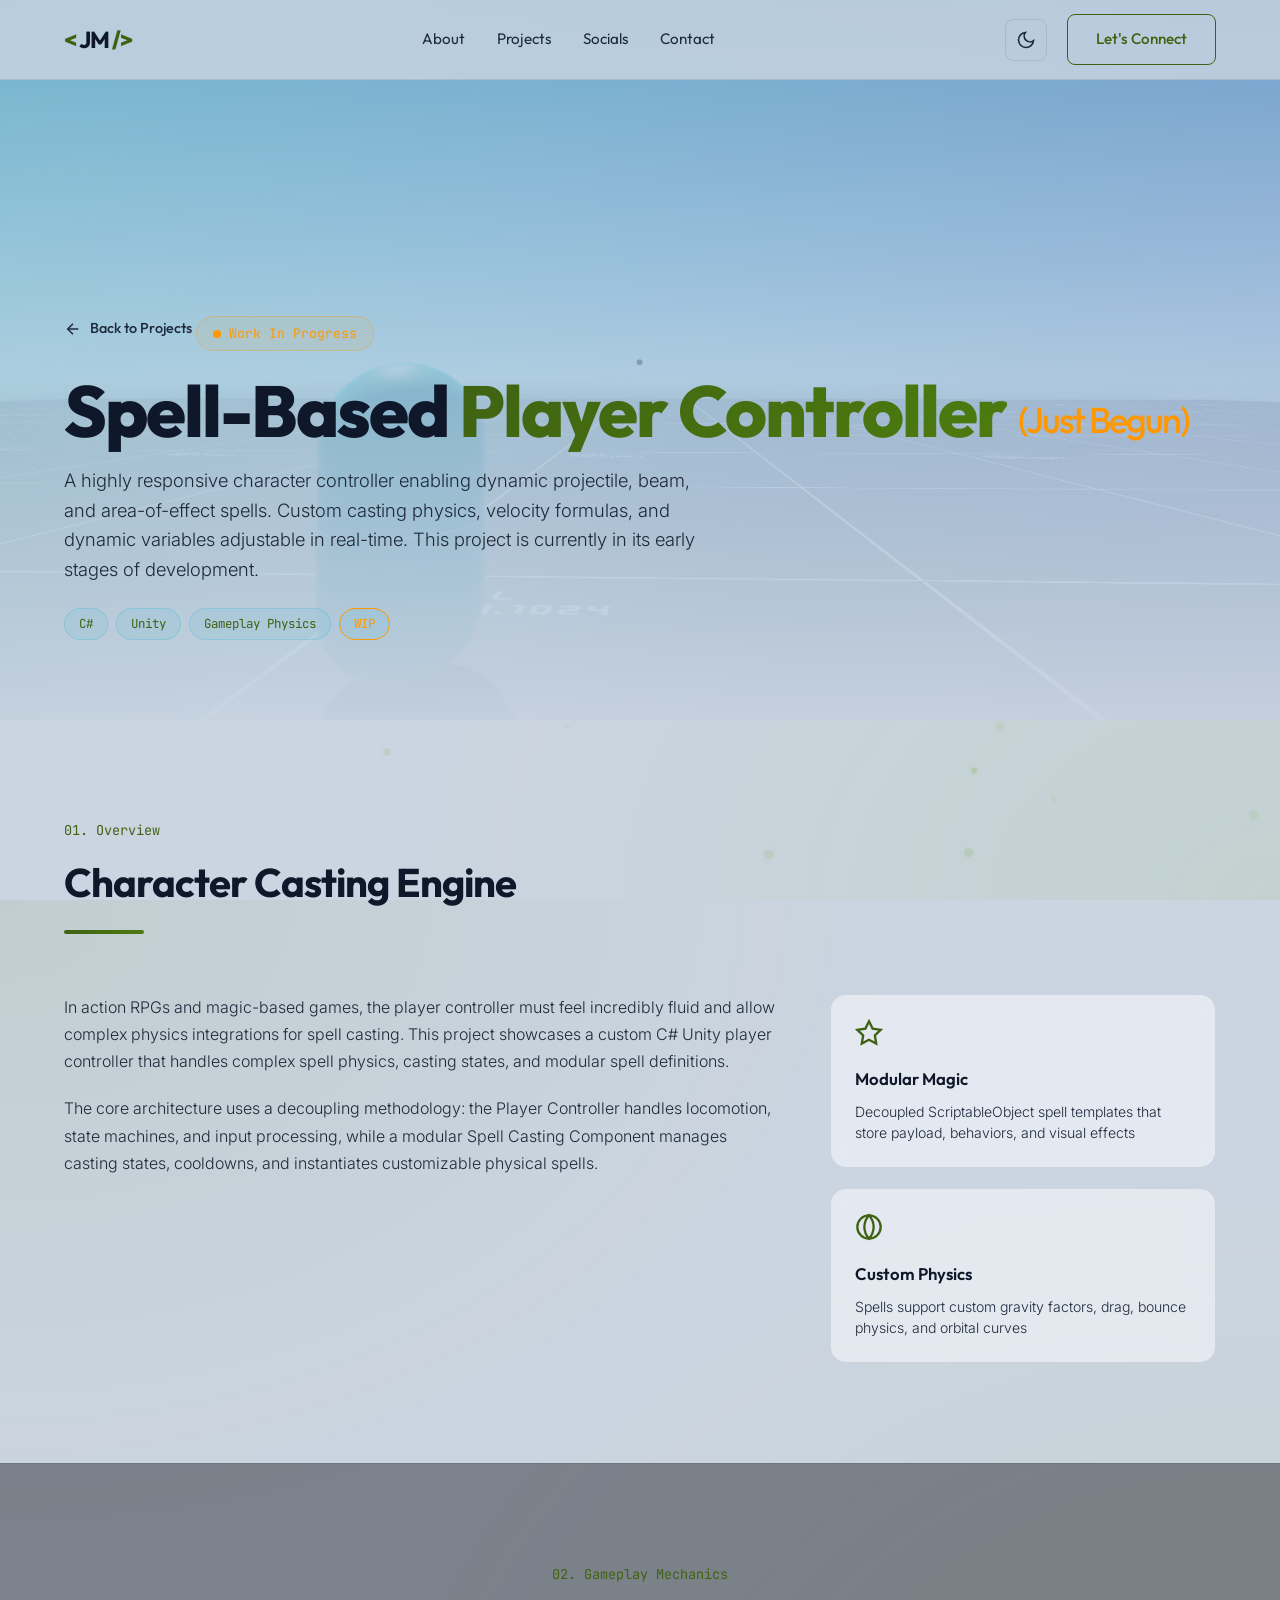
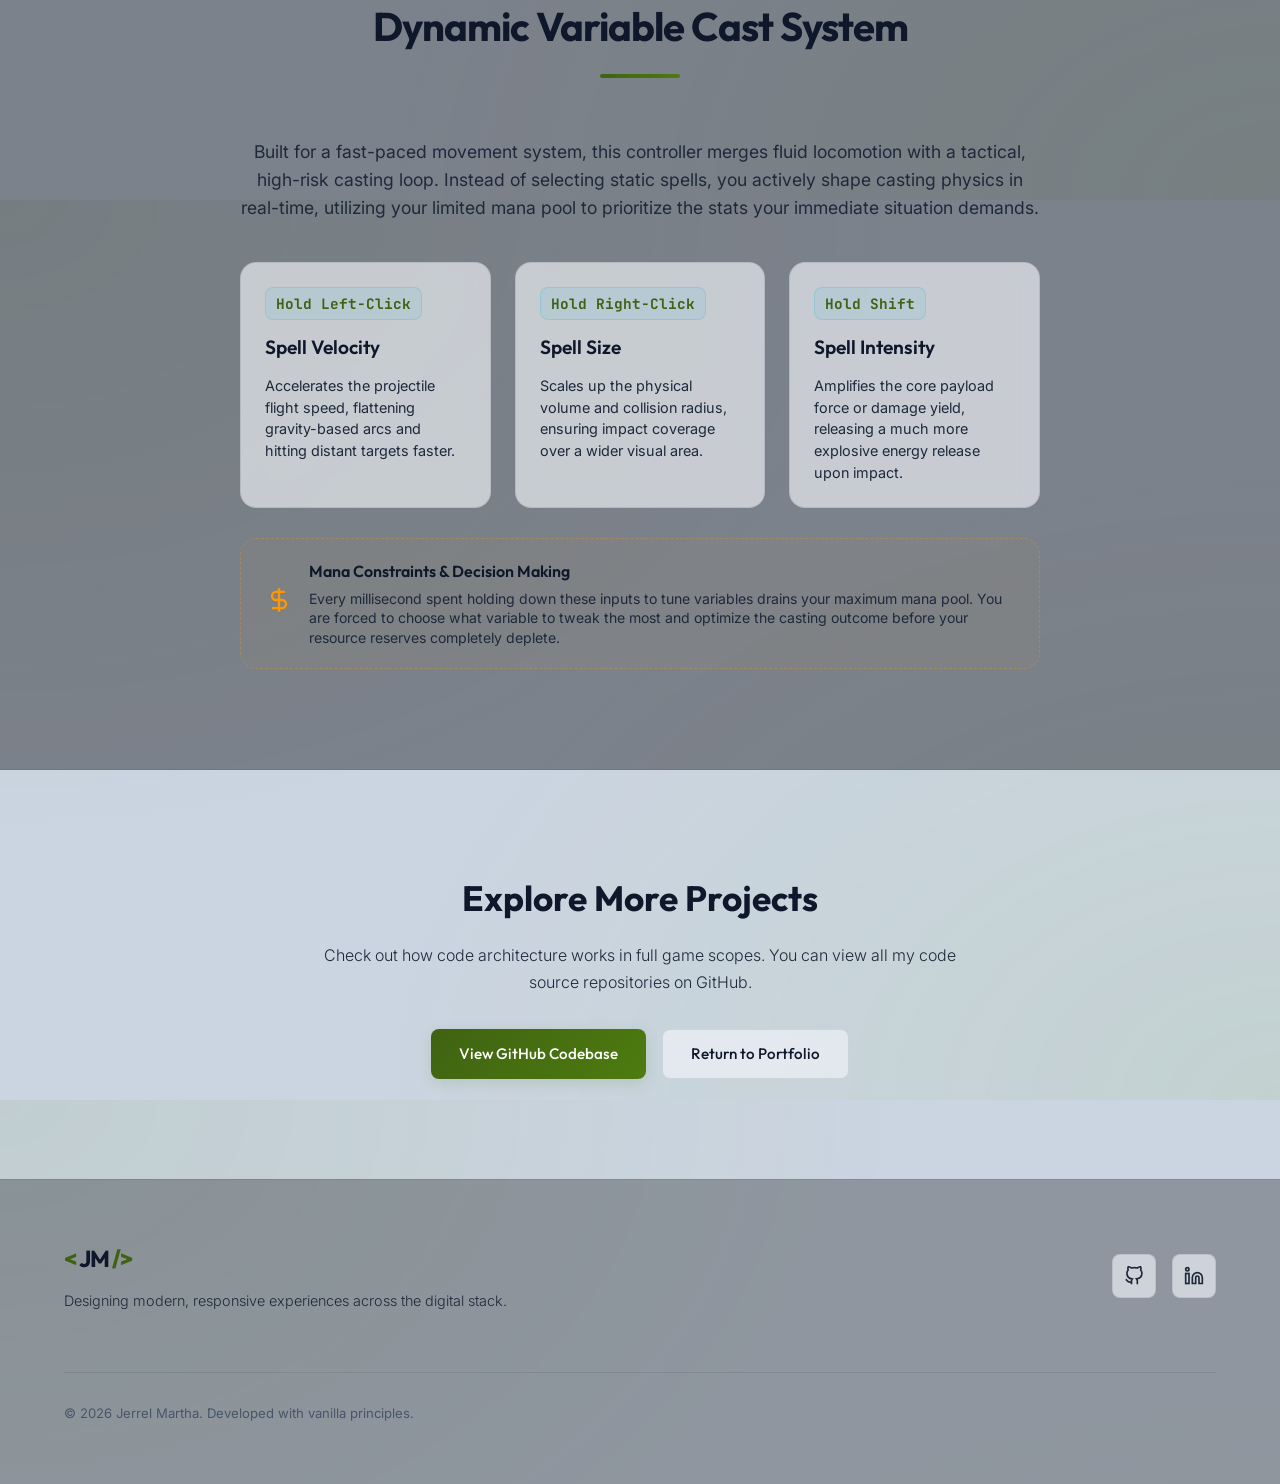
<file: spell-controller.html>
<!DOCTYPE html>
<html lang="en" data-theme="dark">
<head>
    <meta charset="UTF-8">
    <meta name="viewport" content="width=device-width, initial-scale=1.0">
    <title>Spell-Based Player Controller | Jerrel Martha</title>

    <!-- Primary Meta Tags -->
    <meta name="title" content="Spell-Based Player Controller | Jerrel Martha">
    <meta name="description" content="Spell-Based Player Controller — C# game mechanics featuring customizable projectiles, physics-based area-of-effect spells, and dynamic variables adjustable in real-time. By Jerrel Martha.">
    <meta name="author" content="Jerrel Martha">

    <!-- Favicon -->
    <link rel="icon" type="image/jpeg" href="assets/Images/PortfolioFavIcon.jpg">

    <!-- Google Fonts -->
    <link rel="preconnect" href="https://fonts.googleapis.com">
    <link rel="preconnect" href="https://fonts.gstatic.com" crossorigin>
    <link href="https://fonts.googleapis.com/css2?family=Inter:wght@300;400;500;600;700&family=JetBrains+Mono:wght@400;600&family=Outfit:wght@300;400;500;600;700;800&display=swap" rel="stylesheet">

    <!-- Stylesheets -->
    <link rel="stylesheet" href="styles.css">
    <link rel="stylesheet" href="planet-plunder.css"> <!-- Reuse case study styles -->
</head>
<body>
    <!-- Global Page Transition Overlay -->
    <div class="page-transition-overlay" id="page-transition">
        <div class="loader-logo">
            <span class="logo-accent">&lt;</span>JM<span class="logo-accent"> /&gt;</span>
        </div>
        <div class="loader-progress"></div>
    </div>
    <!-- Interactive Background Particles -->
    <div class="background-canvas-wrapper">
        <canvas id="particle-canvas"></canvas>
    </div>

    <!-- Floating Navigation Bar -->
    <header class="header" id="header">
        <div class="nav-container">
            <a href="index.html#hero" class="logo" id="nav-logo">
                <span class="logo-accent">&lt;</span>JM<span class="logo-accent"> /&gt;</span>
            </a>

            <nav class="nav-links-wrapper" id="nav-menu">
                <a href="index.html#about" class="nav-link">About</a>
                <a href="index.html#projects" class="nav-link active">Projects</a>
                <a href="index.html#socials" class="nav-link">Socials</a>
                <a href="index.html#contact" class="nav-link">Contact</a>
            </nav>

            <div class="nav-actions">
                <button class="theme-toggle" id="theme-toggle-btn" aria-label="Toggle visual theme" title="Toggle visual theme">
                    <svg class="sun-icon" viewBox="0 0 24 24" fill="none" stroke="currentColor" stroke-width="2">
                        <circle cx="12" cy="12" r="5"></circle>
                        <line x1="12" y1="1" x2="12" y2="3"></line>
                        <line x1="12" y1="21" x2="12" y2="23"></line>
                        <line x1="4.22" y1="4.22" x2="5.64" y2="5.64"></line>
                        <line x1="18.36" y1="18.36" x2="19.78" y2="19.78"></line>
                        <line x1="1" y1="12" x2="3" y2="12"></line>
                        <line x1="21" y1="12" x2="23" y2="12"></line>
                        <line x1="4.22" y1="19.78" x2="5.64" y2="18.36"></line>
                        <line x1="18.36" y1="5.64" x2="19.78" y2="4.22"></line>
                    </svg>
                    <svg class="moon-icon" viewBox="0 0 24 24" fill="none" stroke="currentColor" stroke-width="2">
                        <path d="M21 12.79A9 9 0 1 1 11.21 3 7 7 0 0 0 21 12.79z"></path>
                    </svg>
                </button>
                <a href="index.html#contact" class="btn btn-outline nav-btn">Let's Connect</a>
            </div>

            <!-- Mobile Menu Toggle -->
            <button class="mobile-toggle" id="mobile-menu-toggle" aria-label="Toggle navigation menu" title="Toggle navigation menu">
                <span></span>
                <span></span>
                <span></span>
            </button>
        </div>
    </header>

    <main>
        <!-- Hero Banner -->
        <section class="pp-hero" id="pp-hero">
            <div class="pp-hero-video-wrapper" style="background: linear-gradient(135deg, rgba(6, 182, 212, 0.45) 0%, rgba(59, 130, 246, 0.45) 100%), url('assets/Images/spell-controller.png') center/cover no-repeat, #050508;">
                <div class="pp-hero-overlay"></div>
            </div>
            <div class="container pp-hero-content">
                <a href="index.html#projects" class="pp-back-link animate-item">
                    <svg viewBox="0 0 24 24" fill="none" stroke="currentColor" stroke-width="2">
                        <line x1="19" y1="12" x2="5" y2="12"></line>
                        <polyline points="12 19 5 12 12 5"></polyline>
                    </svg>
                    Back to Projects
                </a>
                <div class="pp-hero-badge animate-item" style="color: #ff9800; border-color: rgba(255, 152, 0, 0.3); background: rgba(255, 152, 0, 0.08);">
                    <span class="pp-status-dot" style="background: #ff9800;"></span>
                    Work In Progress
                </div>
                <h1 class="pp-hero-title animate-item">
                    Spell-Based <span class="gradient-text">Player Controller</span> <span style="font-size: 0.5em; vertical-align: middle; color: #ff9800; font-weight: 500;">(Just Begun)</span>
                </h1>
                <p class="pp-hero-description animate-item">
                    A highly responsive character controller enabling dynamic projectile, beam, and area-of-effect spells. Custom casting physics, velocity formulas, and dynamic variables adjustable in real-time. This project is currently in its early stages of development.
                </p>
                <div class="pp-hero-tags animate-item">
                    <span>C#</span>
                    <span>Unity</span>
                    <span>Gameplay Physics</span>
                    <span style="color: #ff9800; border-color: #ff9800;">WIP</span>
                </div>
            </div>
        </section>

        <!-- Overview Section -->
        <section class="pp-section scroll-reveal" id="pp-overview">
            <div class="container">
                <div class="section-header">
                    <span class="section-tag">01. Overview</span>
                    <h2 class="section-title">Character Casting Engine</h2>
                    <div class="section-bar"></div>
                </div>

                <div class="pp-overview-grid">
                    <div class="pp-overview-text">
                        <p>
                            In action RPGs and magic-based games, the player controller must feel incredibly fluid and allow complex physics integrations for spell casting. This project showcases a custom C# Unity player controller that handles complex spell physics, casting states, and modular spell definitions.
                        </p>
                        <p>
                            The core architecture uses a decoupling methodology: the Player Controller handles locomotion, state machines, and input processing, while a modular Spell Casting Component manages casting states, cooldowns, and instantiates customizable physical spells.
                        </p>
                    </div>
                    <div class="pp-overview-stats">
                        <div class="pp-stat-card">
                            <div class="pp-stat-icon">
                                <svg viewBox="0 0 24 24" fill="none" stroke="currentColor" stroke-width="2">
                                    <polygon points="12 2 15.09 8.26 22 9.27 17 14.14 18.18 21.02 12 17.77 5.82 21.02 7 14.14 2 9.27 8.91 8.26 12 2"></polygon>
                                </svg>
                            </div>
                            <h4>Modular Magic</h4>
                            <p>Decoupled ScriptableObject spell templates that store payload, behaviors, and visual effects</p>
                        </div>
                        <div class="pp-stat-card">
                            <div class="pp-stat-icon">
                                <svg viewBox="0 0 24 24" fill="none" stroke="currentColor" stroke-width="2">
                                    <circle cx="12" cy="12" r="10"></circle>
                                    <path d="M12 2a15.3 15.3 0 0 1 4 10 15.3 15.3 0 0 1-4 10 15.3 15.3 0 0 1-4-10 15.3 15.3 0 0 1 4-10z"></path>
                                </svg>
                            </div>
                            <h4>Custom Physics</h4>
                            <p>Spells support custom gravity factors, drag, bounce physics, and orbital curves</p>
                        </div>
                    </div>
                </div>
            </div>
        </section>

        <!-- Mechanics Section -->
        <section class="pp-section scroll-reveal" id="pp-mechanics" style="background: rgba(7, 7, 10, 0.4); border-top: 1px solid var(--card-border); border-bottom: 1px solid var(--card-border);">
            <div class="container">
                <div class="section-header text-center">
                    <span class="section-tag">02. Gameplay Mechanics</span>
                    <h2 class="section-title">Dynamic Variable Cast System</h2>
                    <div class="section-bar center"></div>
                </div>

                <div style="max-width: 800px; margin: 40px auto 0 auto;">
                    <p style="color: var(--text-secondary); text-align: center; font-size: 1.1rem; line-height: 1.6; margin-bottom: 40px;">
                        Built for a fast-paced movement system, this controller merges fluid locomotion with a tactical, high-risk casting loop. Instead of selecting static spells, you actively shape casting physics in real-time, utilizing your limited mana pool to prioritize the stats your immediate situation demands.
                    </p>

                    <div style="display: grid; grid-template-columns: repeat(auto-fit, minmax(240px, 1fr)); gap: 24px;">
                        <!-- Velocity Card -->
                        <div class="badge-card" style="padding: 24px; display: flex; flex-direction: column; gap: 12px; background: var(--card-bg); border: 1px solid var(--card-border); border-radius: var(--radius-md);">
                            <div style="display: flex; align-items: center; gap: 12px;">
                                <div style="color: var(--accent-primary); font-family: 'JetBrains Mono', monospace; font-size: 0.9rem; font-weight: bold; background: rgba(6, 182, 212, 0.08); padding: 4px 10px; border-radius: var(--radius-sm); border: 1px solid rgba(6, 182, 212, 0.2);">
                                    Hold Left-Click
                                </div>
                            </div>
                            <h4 style="font-family: 'Outfit', sans-serif; font-size: 1.2rem; font-weight: 600; margin: 0; color: var(--text-primary);">Spell Velocity</h4>
                            <p style="font-size: 0.9rem; color: var(--text-secondary); line-height: 1.5; margin: 0;">
                                Accelerates the projectile flight speed, flattening gravity-based arcs and hitting distant targets faster.
                            </p>
                        </div>

                        <!-- Size Card -->
                        <div class="badge-card" style="padding: 24px; display: flex; flex-direction: column; gap: 12px; background: var(--card-bg); border: 1px solid var(--card-border); border-radius: var(--radius-md);">
                            <div style="display: flex; align-items: center; gap: 12px;">
                                <div style="color: var(--accent-primary); font-family: 'JetBrains Mono', monospace; font-size: 0.9rem; font-weight: bold; background: rgba(6, 182, 212, 0.08); padding: 4px 10px; border-radius: var(--radius-sm); border: 1px solid rgba(6, 182, 212, 0.2);">
                                    Hold Right-Click
                                </div>
                            </div>
                            <h4 style="font-family: 'Outfit', sans-serif; font-size: 1.2rem; font-weight: 600; margin: 0; color: var(--text-primary);">Spell Size</h4>
                            <p style="font-size: 0.9rem; color: var(--text-secondary); line-height: 1.5; margin: 0;">
                                Scales up the physical volume and collision radius, ensuring impact coverage over a wider visual area.
                            </p>
                        </div>

                        <!-- Intensity Card -->
                        <div class="badge-card" style="padding: 24px; display: flex; flex-direction: column; gap: 12px; background: var(--card-bg); border: 1px solid var(--card-border); border-radius: var(--radius-md);">
                            <div style="display: flex; align-items: center; gap: 12px;">
                                <div style="color: var(--accent-primary); font-family: 'JetBrains Mono', monospace; font-size: 0.9rem; font-weight: bold; background: rgba(6, 182, 212, 0.08); padding: 4px 10px; border-radius: var(--radius-sm); border: 1px solid rgba(6, 182, 212, 0.2);">
                                    Hold Shift
                                </div>
                            </div>
                            <h4 style="font-family: 'Outfit', sans-serif; font-size: 1.2rem; font-weight: 600; margin: 0; color: var(--text-primary);">Spell Intensity</h4>
                            <p style="font-size: 0.9rem; color: var(--text-secondary); line-height: 1.5; margin: 0;">
                                Amplifies the core payload force or damage yield, releasing a much more explosive energy release upon impact.
                            </p>
                        </div>
                    </div>

                    <!-- Mana Limitation Highlight -->
                    <div style="margin-top: 30px; padding: 20px 24px; border-radius: var(--radius-md); border: 1px dashed rgba(255, 152, 0, 0.3); background: rgba(255, 152, 0, 0.03); display: flex; align-items: center; gap: 16px;">
                        <div style="color: #ff9800; flex-shrink: 0;">
                            <svg viewBox="0 0 24 24" fill="none" stroke="currentColor" stroke-width="2" style="width: 28px; height: 28px;">
                                <path d="M12 2v20M17 5H9.5a3.5 3.5 0 0 0 0 7h5a3.5 3.5 0 0 1 0 7H6"></path>
                            </svg>
                        </div>
                        <div style="text-align: left;">
                            <h5 style="font-family: 'Outfit', sans-serif; font-size: 1rem; font-weight: 600; margin: 0 0 4px 0; color: var(--text-primary);">Mana Constraints & Decision Making</h5>
                            <p style="font-size: 0.88rem; color: var(--text-secondary); margin: 0; line-height: 1.4;">
                                Every millisecond spent holding down these inputs to tune variables drains your maximum mana pool. You are forced to choose what variable to tweak the most and optimize the casting outcome before your resource reserves completely deplete.
                            </p>
                        </div>
                    </div>
                </div>
            </div>
        </section>


        <!-- CTA Section -->
        <section class="pp-section pp-cta-section scroll-reveal" id="pp-return">
            <div class="container pp-cta-wrapper" style="max-width: 700px; margin: 0 auto; text-align: center;">
                <h2 class="pp-cta-title">Explore More Projects</h2>
                <p class="pp-cta-description">
                    Check out how code architecture works in full game scopes. You can view all my code source repositories on GitHub.
                </p>
                <div class="pp-cta-buttons">
                    <a href="https://github.com/JerrelMartha" target="_blank" rel="noopener noreferrer" class="btn btn-primary">
                        View GitHub Codebase
                    </a>
                    <a href="index.html#projects" class="btn btn-secondary">Return to Portfolio</a>
                </div>
            </div>
        </section>
    </main>

    <!-- Footer -->
    <footer class="footer">
        <div class="container footer-container">
            <div class="footer-brand">
                <a href="index.html" class="logo">
                    <span class="logo-accent">&lt;</span>JM<span class="logo-accent"> /&gt;</span>
                </a>
                <p>Designing modern, responsive experiences across the digital stack.</p>
            </div>

            <div class="footer-social-wrapper">
                <a href="https://github.com/JerrelMartha" target="_blank" rel="noopener noreferrer" class="social-icon-link" aria-label="GitHub Profile">
                    <svg viewBox="0 0 24 24" fill="none" stroke="currentColor" stroke-width="2">
                        <path d="M9 19c-5 1.5-5-2.5-7-3m14 6v-3.87a3.37 3.37 0 0 0-.94-2.61c3.14-.35 6.44-1.54 6.44-7A5.44 5.44 0 0 0 20 4.77 5.07 5.07 0 0 0 19.91 1S18.73.65 16 2.48a13.38 13.38 0 0 0-7 0C6.27.65 5.09 1 5.09 1A5.07 5.07 0 0 0 5 4.77a5.44 5.44 0 0 0-1.5 3.78c0 5.42 3.3 6.61 6.44 7A3.37 3.37 0 0 0 9 18.13V22"></path>
                    </svg>
                </a>
                <a href="https://linkedin.com" target="_blank" rel="noopener noreferrer" class="social-icon-link" aria-label="LinkedIn Profile">
                    <svg viewBox="0 0 24 24" fill="none" stroke="currentColor" stroke-width="2">
                        <path d="M16 8a6 6 0 0 1 6 6v7h-4v-7a2 2 0 0 0-2-2 2 2 0 0 0-2 2v7h-4v-7a6 6 0 0 1 6-6z"></path>
                        <rect x="2" y="9" width="4" height="12"></rect>
                        <circle cx="4" cy="4" r="2"></circle>
                    </svg>
                </a>
            </div>

            <div class="footer-copyright">
                <p>&copy; 2026 Jerrel Martha. Developed with vanilla principles.</p>
            </div>
        </div>
    </footer>

    <!-- Back to Top Button -->
    <button class="back-to-top" id="back-to-top-btn" aria-label="Back to top" title="Back to top">
        <svg viewBox="0 0 24 24" fill="none" stroke="currentColor" stroke-width="2">
            <line x1="12" y1="19" x2="12" y2="5"></line>
            <polyline points="5 12 12 5 19 12"></polyline>
        </svg>
    </button>

    <!-- JavaScript Files -->
    <script src="app.js"></script>
</body>
</html>
</file>
<file: styles.css>
/* ==========================================================================
   DESIGN SYSTEM & CUSTOM STYLESHEET
   Jerrel Martha - Portfolio Website
   ========================================================================== */

/* --------------------------------------------------------------------------
   01. Core Custom Variables & Themes
   -------------------------------------------------------------------------- */
:root {
    /* Transitions */
    --transition-fast: 0.2s cubic-bezier(0.4, 0, 0.2, 1);
    --transition-smooth: 0.4s cubic-bezier(0.4, 0, 0.2, 1);
    --transition-slow: 0.6s cubic-bezier(0.4, 0, 0.2, 1);
    
    /* Layout Sizes */
    --header-height: 80px;
    --container-width: 1200px;
    --radius-sm: 8px;
    --radius-md: 16px;
    --radius-lg: 24px;
    --radius-full: 9999px;

    /* Theme - Dark Obsidian (Default) */
    --bg-color: #000000;
    --bg-mesh: radial-gradient(at 0% 0%, rgba(132, 204, 22, 0.08) 0px, transparent 50%),
               radial-gradient(at 100% 100%, rgba(163, 230, 53, 0.08) 0px, transparent 50%);
    --header-bg: rgba(0, 0, 0, 0.75);
    --card-bg: rgba(10, 10, 10, 0.6);
    --card-border: rgba(163, 230, 53, 0.1);
    --text-primary: #ffffff;
    --text-secondary: #a3a3a3;
    --text-muted: #737373;
    --accent-primary: #a3e635; /* Vibrant Lime */
    --accent-secondary: #84cc16; /* Electric Lime-Green */
    --accent-gradient: linear-gradient(135deg, #a3e635 0%, #4d7c0f 100%);
    --accent-glow: rgba(163, 230, 53, 0.3);
    --shadow-color: rgba(0, 0, 0, 0.8);
    --card-hover-bg: rgba(15, 15, 15, 0.85);
    
    --card-glow: 0 8px 32px 0 rgba(0, 0, 0, 0.8);
    --text-shadow-glow: 0 0 12px rgba(163, 230, 53, 0.4);
}

/* Theme - Light Cream Mode */
html[data-theme="light"] {
    --bg-color: #cbd5e1; /* Muted stone slate-grey background (less bright) */
    --bg-mesh: radial-gradient(at 0% 0%, rgba(77, 124, 15, 0.08) 0px, transparent 50%),
               radial-gradient(at 100% 100%, rgba(101, 163, 13, 0.08) 0px, transparent 50%);
    --header-bg: rgba(203, 213, 225, 0.8); /* Match --bg-color (#cbd5e1) */
    --card-bg: rgba(241, 245, 249, 0.65); /* Slate 100/50 for solid contrast */
    --card-border: rgba(15, 23, 42, 0.1);
    --text-primary: #0f172a; /* Slate 900 */
    --text-secondary: #1e293b; /* Slate 800 */
    --text-muted: #475569; /* Slate 600 */
    --accent-primary: #3f6212; /* Darker green for perfect readability on slate */
    --accent-secondary: #4d7c0f;
    --accent-gradient: linear-gradient(135deg, #3f6212 0%, #4d7c0f 100%);
    --accent-glow: rgba(77, 124, 15, 0.15);
    --shadow-color: rgba(15, 23, 42, 0.12);
    --card-hover-bg: rgba(241, 245, 249, 0.95);
    
    --card-glow: 0 8px 32px 0 rgba(15, 23, 42, 0.06);
    --text-shadow-glow: 0 0 12px rgba(77, 124, 15, 0.1);
}

/* --------------------------------------------------------------------------
   02. Document & Layout Resets
   -------------------------------------------------------------------------- */
* {
    margin: 0;
    padding: 0;
    box-sizing: border-box;
}

html {
    scroll-behavior: smooth;
    font-size: 16px;
    height: 100%;
}

body {
    font-family: 'Inter', -apple-system, BlinkMacSystemFont, "Segoe UI", Roboto, sans-serif;
    background-color: var(--bg-color);
    background-image: var(--bg-mesh);
    color: var(--text-primary);
    line-height: 1.6;
    overflow-x: hidden;
    transition: background-color var(--transition-smooth), color var(--transition-smooth);
}

/* Custom Scrollbar */
::-webkit-scrollbar {
    width: 10px;
}

::-webkit-scrollbar-track {
    background: var(--bg-color);
}

::-webkit-scrollbar-thumb {
    background: var(--card-border);
    border-radius: var(--radius-full);
    border: 3px solid var(--bg-color);
}

::-webkit-scrollbar-thumb:hover {
    background: var(--text-muted);
}

/* Background Canvas Layer */
.background-canvas-wrapper {
    position: fixed;
    top: 0;
    left: 0;
    width: 100%;
    height: 100%;
    z-index: -1;
    pointer-events: none;
    overflow: hidden;
}

#particle-canvas {
    width: 100%;
    height: 100%;
    display: block;
}

/* Container Utility */
.container {
    width: 100%;
    max-width: var(--container-width);
    margin: 0 auto;
    padding: 0 24px;
}

/* --------------------------------------------------------------------------
   03. Premium Button System
   -------------------------------------------------------------------------- */
.btn {
    display: inline-flex;
    align-items: center;
    justify-content: center;
    padding: 12px 28px;
    font-family: 'Outfit', sans-serif;
    font-weight: 500;
    font-size: 0.95rem;
    border-radius: var(--radius-sm);
    cursor: pointer;
    text-decoration: none;
    transition: all var(--transition-fast);
    outline: none;
}

.btn-primary {
    background: var(--accent-gradient);
    color: #ffffff;
    border: none;
    box-shadow: 0 4px 15px var(--accent-glow);
}

.btn-primary:hover {
    transform: translateY(-2px);
    box-shadow: 0 6px 20px var(--accent-glow);
}

.btn-secondary {
    background: var(--card-bg);
    color: var(--text-primary);
    border: 1px solid var(--card-border);
    backdrop-filter: blur(10px);
}

.btn-secondary:hover {
    background: var(--card-hover-bg);
    border-color: var(--text-secondary);
    transform: translateY(-2px);
}

.btn-outline {
    background: transparent;
    color: var(--accent-primary);
    border: 1px solid var(--accent-primary);
}

.btn-outline:hover {
    background: var(--accent-gradient);
    color: #ffffff;
    border-color: transparent;
    box-shadow: 0 4px 15px var(--accent-glow);
    transform: translateY(-2px);
}

/* --------------------------------------------------------------------------
   04. Floating Header & Navigation
   -------------------------------------------------------------------------- */
.header {
    position: fixed;
    top: 0;
    left: 0;
    width: 100%;
    height: var(--header-height);
    background: var(--header-bg);
    backdrop-filter: blur(12px);
    -webkit-backdrop-filter: blur(12px);
    border-bottom: 1px solid var(--card-border);
    z-index: 100;
    transition: background-color var(--transition-smooth), border var(--transition-smooth), transform var(--transition-fast);
}

.header.scrolled {
    box-shadow: 0 10px 30px rgba(0, 0, 0, 0.05);
}

.nav-container {
    display: flex;
    align-items: center;
    justify-content: space-between;
    height: 100%;
    max-width: var(--container-width);
    margin: 0 auto;
    padding: 0 24px;
}

.logo {
    font-family: 'Outfit', sans-serif;
    font-weight: 700;
    font-size: 1.45rem;
    color: var(--text-primary);
    text-decoration: none;
    letter-spacing: -0.5px;
    display: flex;
    align-items: center;
    gap: 2px;
}

.logo-accent {
    color: var(--accent-primary);
    font-weight: 800;
}

.nav-links-wrapper {
    display: flex;
    gap: 32px;
}

.nav-link {
    font-family: 'Outfit', sans-serif;
    font-size: 0.95rem;
    font-weight: 400;
    color: var(--text-secondary);
    text-decoration: none;
    transition: color var(--transition-fast);
    position: relative;
    padding: 8px 0;
}

.nav-link:hover,
.nav-link.active {
    color: var(--text-primary);
}

.nav-link::after {
    content: '';
    position: absolute;
    bottom: 0;
    left: 0;
    width: 100%;
    height: 2px;
    background: var(--accent-gradient);
    transform: scaleX(0);
    transform-origin: right;
    transition: transform var(--transition-fast);
}

.nav-link:hover::after,
.nav-link.active::after {
    transform: scaleX(1);
    transform-origin: left;
}

.nav-actions {
    display: flex;
    align-items: center;
    gap: 20px;
}

/* Sun/Moon Toggle Style */
.theme-toggle {
    background: none;
    border: 1px solid var(--card-border);
    width: 42px;
    height: 42px;
    border-radius: var(--radius-sm);
    display: flex;
    align-items: center;
    justify-content: center;
    color: var(--text-secondary);
    cursor: pointer;
    transition: all var(--transition-fast);
}

.theme-toggle:hover {
    color: var(--text-primary);
    border-color: var(--text-secondary);
    background-color: var(--card-bg);
}

.theme-toggle svg {
    width: 20px;
    height: 20px;
}

/* Handle icon visibility base on data-theme */
html[data-theme="dark"] .theme-toggle .sun-icon {
    display: block;
}
html[data-theme="dark"] .theme-toggle .moon-icon {
    display: none;
}
html[data-theme="light"] .theme-toggle .sun-icon {
    display: none;
}
html[data-theme="light"] .theme-toggle .moon-icon {
    display: block;
}

/* Mobile Toggle Hamburger */
.mobile-toggle {
    display: none;
    background: none;
    border: none;
    cursor: pointer;
    width: 30px;
    height: 24px;
    position: relative;
    z-index: 110;
}

.mobile-toggle span {
    display: block;
    width: 100%;
    height: 2px;
    background-color: var(--text-primary);
    position: absolute;
    left: 0;
    transition: all var(--transition-fast);
}

.mobile-toggle span:nth-child(1) { top: 2px; }
.mobile-toggle span:nth-child(2) { top: 11px; }
.mobile-toggle span:nth-child(3) { top: 20px; }

.mobile-toggle.open span:nth-child(1) {
    transform: translateY(9px) rotate(45deg);
}
.mobile-toggle.open span:nth-child(2) {
    opacity: 0;
}
.mobile-toggle.open span:nth-child(3) {
    transform: translateY(-9px) rotate(-45deg);
}

/* --------------------------------------------------------------------------
   05. Hero Section (Dramatic First Impression)
   -------------------------------------------------------------------------- */
.hero-section {
    min-height: 100vh;
    display: flex;
    align-items: center;
    padding-top: var(--header-height);
    position: relative;
}

.hero-container {
    display: flex;
    flex-direction: column;
    justify-content: center;
    position: relative;
    z-index: 10;
}

.hero-tagline-wrapper {
    margin-bottom: 20px;
}

.hero-tag {
    font-family: 'JetBrains Mono', monospace;
    font-size: 0.85rem;
    color: var(--accent-primary);
    border: 1px solid var(--accent-primary);
    padding: 6px 14px;
    border-radius: var(--radius-full);
    background: rgba(6, 182, 212, 0.05);
}

.hero-title {
    font-family: 'Outfit', sans-serif;
    font-size: clamp(2.5rem, 6vw, 4.8rem);
    font-weight: 800;
    line-height: 1.1;
    letter-spacing: -2px;
    margin-bottom: 12px;
    color: var(--text-primary);
}

.gradient-text {
    background: var(--accent-gradient);
    -webkit-background-clip: text;
    -webkit-text-fill-color: transparent;
    background-clip: text;
    text-fill-color: transparent;
}

.hero-subtitle {
    font-family: 'Outfit', sans-serif;
    font-size: clamp(1.5rem, 3.5vw, 2.2rem);
    font-weight: 500;
    margin-bottom: 24px;
    color: var(--text-secondary);
}

.typing-cursor {
    color: var(--accent-primary);
    animation: blink 1s step-end infinite;
}

.hero-description {
    font-size: clamp(1rem, 2vw, 1.15rem);
    color: var(--text-secondary);
    max-width: 600px;
    margin-bottom: 38px;
    font-weight: 300;
}

.hero-cta-wrapper {
    display: flex;
    gap: 16px;
    flex-wrap: wrap;
}

.hero-scroll-indicator {
    position: absolute;
    bottom: 40px;
    left: 50%;
    transform: translateX(-50%);
    display: flex;
    justify-content: center;
}

.scroll-down-arrow {
    display: flex;
    align-items: center;
    justify-content: center;
    width: 48px;
    height: 48px;
    border-radius: var(--radius-full);
    border: 1px solid var(--card-border);
    background: var(--card-bg);
    color: var(--text-secondary);
    transition: all var(--transition-fast);
    animation: bounce 2s infinite;
}

.scroll-down-arrow:hover {
    color: var(--text-primary);
    border-color: var(--text-secondary);
    transform: translateY(2px);
}

.scroll-down-arrow svg {
    width: 20px;
    height: 20px;
}

/* --------------------------------------------------------------------------
   06. Structured Section Layouts & Reveal System
   -------------------------------------------------------------------------- */
section {
    padding: 120px 0;
    position: relative;
}

.section-header {
    margin-bottom: 60px;
}

.section-header.text-center {
    display: flex;
    flex-direction: column;
    align-items: center;
}

.section-tag {
    font-family: 'JetBrains Mono', monospace;
    font-size: 0.85rem;
    color: var(--accent-primary);
    display: block;
    margin-bottom: 8px;
}

.section-title {
    font-family: 'Outfit', sans-serif;
    font-size: clamp(1.8rem, 4vw, 2.5rem);
    font-weight: 700;
    color: var(--text-primary);
    letter-spacing: -1px;
}

.section-bar {
    width: 80px;
    height: 4px;
    background: var(--accent-gradient);
    border-radius: var(--radius-full);
    margin-top: 16px;
}

.section-bar.center {
    margin-left: auto;
    margin-right: auto;
}

/* Scroll Reveal System */
.scroll-reveal {
    opacity: 0;
    transform: translateY(30px);
    transition: opacity var(--transition-slow), transform var(--transition-slow);
}

.scroll-reveal.active {
    opacity: 1;
    transform: translateY(0);
}

/* --------------------------------------------------------------------------
   07. About Section & Glassmorphic Elements
   -------------------------------------------------------------------------- */
.about-grid {
    display: grid;
    grid-template-columns: 1.2fr 0.8fr;
    gap: 60px;
    align-items: center;
}

.about-lead {
    font-family: 'Outfit', sans-serif;
    font-size: 1.4rem;
    font-weight: 500;
    color: var(--text-primary);
    line-height: 1.4;
    margin-bottom: 20px;
}

.about-paragraph {
    font-size: 1rem;
    color: var(--text-secondary);
    margin-bottom: 20px;
    font-weight: 300;
}

.about-badges {
    display: grid;
    grid-template-columns: 1fr 1fr;
    gap: 20px;
    margin-top: 30px;
}

.badge-card {
    display: flex;
    gap: 16px;
    background: var(--card-bg);
    border: 1px solid var(--card-border);
    backdrop-filter: blur(10px);
    padding: 16px;
    border-radius: var(--radius-md);
    transition: all var(--transition-fast);
}

.badge-card:hover {
    transform: translateY(-2px);
    border-color: var(--accent-primary);
    background: var(--card-hover-bg);
}

.badge-icon {
    color: var(--accent-primary);
    flex-shrink: 0;
}

.badge-icon svg {
    width: 28px;
    height: 28px;
}

.badge-info h4 {
    font-family: 'Outfit', sans-serif;
    font-size: 0.95rem;
    font-weight: 600;
    margin-bottom: 4px;
}

.badge-info p {
    font-size: 0.8rem;
    color: var(--text-secondary);
}

/* Glass Console Visual */
.about-visual-content {
    position: relative;
    width: 100%;
}

.about-card-wrapper {
    position: relative;
    z-index: 10;
}

.about-glow-background {
    position: absolute;
    top: -20px;
    left: -20px;
    right: -20px;
    bottom: -20px;
    background: var(--accent-gradient);
    opacity: 0.15;
    filter: blur(40px);
    z-index: -1;
    border-radius: var(--radius-lg);
}

.about-card-inner {
    background: var(--card-bg);
    border: 1px solid var(--card-border);
    backdrop-filter: blur(15px);
    border-radius: var(--radius-md);
    padding: 24px;
    box-shadow: var(--card-glow);
    font-family: 'JetBrains Mono', monospace;
    font-size: 0.85rem;
}

.card-header-elements {
    display: flex;
    gap: 8px;
    margin-bottom: 20px;
    border-bottom: 1px solid var(--card-border);
    padding-bottom: 12px;
}

.dot {
    width: 12px;
    height: 12px;
    border-radius: var(--radius-full);
}

.dot.red { background-color: #ef4444; }
.dot.yellow { background-color: #f59e0b; }
.dot.green { background-color: #10b981; }

.console-prefix {
    color: var(--accent-primary);
}

.console-json {
    margin-top: 14px;
    color: var(--text-secondary);
}

.json-key {
    color: var(--accent-secondary);
}

.json-value {
    color: var(--accent-primary);
}

/* --------------------------------------------------------------------------
   08. Skills Section Grid & Progress Bars
   -------------------------------------------------------------------------- */
.skills-grid {
    display: grid;
    grid-template-columns: repeat(3, 1fr);
    gap: 30px;
}

.skills-category-card {
    background: var(--card-bg);
    border: 1px solid var(--card-border);
    backdrop-filter: blur(10px);
    border-radius: var(--radius-md);
    padding: 32px;
    box-shadow: var(--card-glow);
    transition: all var(--transition-smooth);
}

.skills-category-card:hover {
    transform: translateY(-5px);
    border-color: rgba(6, 182, 212, 0.25);
    background: var(--card-hover-bg);
}

.category-header {
    display: flex;
    align-items: center;
    gap: 16px;
    margin-bottom: 30px;
}

.category-icon {
    color: var(--accent-primary);
}

.category-icon svg {
    width: 32px;
    height: 32px;
}

.category-header h3 {
    font-family: 'Outfit', sans-serif;
    font-size: 1.2rem;
    font-weight: 600;
    letter-spacing: -0.5px;
}

.skills-list {
    list-style: none;
    display: flex;
    flex-direction: column;
    gap: 22px;
}

.skill-item {
    display: flex;
    flex-direction: column;
    gap: 8px;
}

.skill-name {
    font-size: 0.85rem;
    font-weight: 500;
    color: var(--text-primary);
}

.skill-progress-bar {
    width: 100%;
    height: 6px;
    background: rgba(255, 255, 255, 0.05);
    border-radius: var(--radius-full);
    overflow: hidden;
}

html[data-theme="light"] .skill-progress-bar {
    background: rgba(0, 0, 0, 0.05);
}

.skill-progress {
    height: 100%;
    background: var(--accent-gradient);
    border-radius: var(--radius-full);
    width: 0; /* Dynamic loading in production or CSS static fallback */
    transition: width var(--transition-slow);
}

/* --------------------------------------------------------------------------
   09. Projects Grid & Dynamic Hover Effects
   -------------------------------------------------------------------------- */
.projects-slider-container {
    position: relative;
    max-width: 100%;
    margin: 0 auto;
    width: 100%;
}

.projects-slider-viewport {
    width: 100%;
    overflow: hidden;
    position: relative;
    padding: 30px 0;
}

.projects-slider-track {
    display: flex;
    gap: 5%;
    transition: transform 0.6s cubic-bezier(0.25, 1, 0.5, 1);
    width: 100%;
}

.projects-slider-track .project-card {
    flex: 0 0 85%;
    width: 85%;
    box-sizing: border-box;
    transform: scale(0.92);
    opacity: 0.35;
    transition: transform 0.6s cubic-bezier(0.25, 1, 0.5, 1), opacity 0.6s ease, border-color var(--transition-smooth), box-shadow var(--transition-smooth);
    pointer-events: none;
}

.projects-slider-track .project-card.active {
    transform: scale(1);
    opacity: 1;
    pointer-events: auto;
}

.slider-arrow {
    position: absolute;
    top: 50%;
    transform: translateY(-50%);
    display: flex;
    align-items: center;
    justify-content: center;
    width: 48px;
    height: 48px;
    border-radius: var(--radius-full);
    border: 1px solid var(--card-border);
    background: rgba(15, 23, 42, 0.85);
    backdrop-filter: blur(8px);
    color: var(--text-primary);
    cursor: pointer;
    transition: all var(--transition-fast);
    z-index: 15;
}

.slider-arrow.prev {
    left: 20px;
}

.slider-arrow.next {
    right: 20px;
}

.slider-arrow:hover:not(:disabled) {
    border-color: var(--accent-primary);
    background: var(--accent-gradient);
    color: #ffffff;
    box-shadow: 0 0 16px var(--accent-primary);
    transform: translateY(-50%) scale(1.08);
}

.slider-arrow:disabled {
    opacity: 0.15;
    cursor: not-allowed;
}

.slider-arrow svg {
    width: 24px;
    height: 24px;
}

.slider-pagination {
    display: flex;
    justify-content: center;
    gap: 8px;
    margin-top: 24px;
}

.pagination-dot {
    width: 8px;
    height: 8px;
    border-radius: var(--radius-full);
    background: var(--card-border);
    cursor: pointer;
    transition: all var(--transition-fast);
}

.pagination-dot.active {
    background: var(--accent-primary);
    transform: scale(1.25);
    box-shadow: 0 0 8px var(--accent-primary);
}

.project-card {
    background: var(--card-bg);
    border: 1px solid var(--card-border);
    backdrop-filter: blur(10px);
    border-radius: var(--radius-md);
    overflow: hidden;
    box-shadow: var(--card-glow);
    display: flex;
    flex-direction: row;
    align-items: stretch;
    height: 400px;
    cursor: pointer;
}

.project-card:hover {
    border-color: rgba(6, 182, 212, 0.35);
    box-shadow: 0 16px 48px rgba(0,0,0,0.45);
}

/* Project Visual Media & Gradients */
.project-card-image-placeholder,
.project-card-media {
    width: 55%;
    height: 100%;
    position: relative;
    display: flex;
    align-items: center;
    justify-content: center;
    overflow: hidden;
    background: #09090f;
    flex-shrink: 0;
}

.project-video {
    width: 100%;
    height: 100%;
    object-fit: cover;
    display: block;
}

.first-project-bg {
    background: linear-gradient(135deg, rgba(163, 230, 53, 0.35) 0%, rgba(101, 163, 13, 0.35) 100%), #0a0a0a;
}

.second-project-bg {
    background: linear-gradient(135deg, rgba(132, 204, 22, 0.35) 0%, rgba(163, 230, 53, 0.2) 100%), #0a0a0a;
}

.third-project-bg {
    background: linear-gradient(135deg, rgba(101, 163, 13, 0.35) 0%, rgba(77, 124, 15, 0.35) 100%), #0a0a0a;
}

.project-overlay-links {
    position: absolute;
    top: 0;
    left: 0;
    width: 100%;
    height: 100%;
    background: rgba(7, 7, 10, 0.7);
    backdrop-filter: blur(4px);
    display: flex;
    align-items: center;
    justify-content: center;
    gap: 16px;
    opacity: 0;
    transition: opacity var(--transition-fast);
}

.project-card:hover .project-overlay-links {
    opacity: 1;
}

.project-icon-link {
    display: flex;
    align-items: center;
    justify-content: center;
    width: 44px;
    height: 44px;
    border-radius: var(--radius-full);
    border: 1px solid var(--accent-primary);
    background: var(--bg-color);
    color: var(--text-primary);
    transition: all var(--transition-fast);
}

.project-icon-link:hover {
    background: var(--accent-gradient);
    border-color: transparent;
    color: #ffffff;
    transform: scale(1.1);
}

.project-icon-link svg {
    width: 20px;
    height: 20px;
}

.project-card-content {
    padding: 32px;
    display: flex;
    flex-direction: column;
    justify-content: center;
    flex-grow: 1;
    width: 45%;
    box-sizing: border-box;
}

.project-tags {
    display: flex;
    flex-wrap: wrap;
    gap: 8px;
    margin-bottom: 16px;
}

.project-tags span {
    font-family: 'JetBrains Mono', monospace;
    font-size: 0.75rem;
    color: var(--accent-primary);
    background: rgba(6, 182, 212, 0.05);
    padding: 3px 10px;
    border-radius: var(--radius-full);
    border: 1px solid rgba(6, 182, 212, 0.15);
}

.project-card-content h3 {
    font-family: 'Outfit', sans-serif;
    font-size: 1.3rem;
    font-weight: 600;
    margin-bottom: 12px;
    color: var(--text-primary);
}

.project-description {
    font-size: 0.9rem;
    color: var(--text-secondary);
    margin-bottom: 20px;
    line-height: 1.5;
    flex-grow: 1;
    font-weight: 300;
}

.project-text-link {
    font-family: 'Outfit', sans-serif;
    font-size: 0.88rem;
    font-weight: 500;
    color: var(--accent-primary);
    text-decoration: none;
    transition: color var(--transition-fast);
}

.project-text-link:hover {
    color: var(--accent-secondary);
}

@media (max-width: 950px) {
    .project-card {
        flex-direction: column;
        height: auto;
    }
    .project-card-media {
        width: 100%;
        height: 240px;
    }
    .project-card-content {
        width: 100%;
        padding: 30px;
    }
    .projects-slider-track .project-card {
        flex: 0 0 90%;
        width: 90%;
    }
}

@media (max-width: 650px) {
    .slider-arrow.prev {
        left: 8px;
    }
    .slider-arrow.next {
        right: 8px;
    }
    .projects-slider-track .project-card {
        flex: 0 0 94%;
        width: 94%;
    }
}

/* --------------------------------------------------------------------------
   10. High-Fidelity Floating Label Form & Contact Panel
   -------------------------------------------------------------------------- */
.contact-wrapper {
    display: grid;
    grid-template-columns: 0.9fr 1.1fr;
    gap: 60px;
}

.contact-info-panel h3 {
    font-family: 'Outfit', sans-serif;
    font-size: 1.6rem;
    font-weight: 600;
    margin-bottom: 20px;
    line-height: 1.3;
}

.contact-info-panel p {
    color: var(--text-secondary);
    margin-bottom: 40px;
    font-weight: 300;
}

.contact-methods {
    display: flex;
    flex-direction: column;
    gap: 28px;
}

.contact-method-item {
    display: flex;
    align-items: center;
    gap: 20px;
}

.contact-icon {
    display: flex;
    align-items: center;
    justify-content: center;
    width: 48px;
    height: 48px;
    border-radius: var(--radius-sm);
    background: var(--card-bg);
    border: 1px solid var(--card-border);
    color: var(--accent-primary);
}

.contact-icon svg {
    width: 24px;
    height: 24px;
}

.contact-text {
    display: flex;
    flex-direction: column;
    gap: 4px;
}

.contact-text span:first-child {
    font-size: 0.8rem;
    color: var(--text-secondary);
    text-transform: uppercase;
    letter-spacing: 1px;
}

.contact-text a,
.contact-text span:last-child {
    font-size: 1rem;
    color: var(--text-primary);
    text-decoration: none;
    font-weight: 500;
    transition: color var(--transition-fast);
}

.contact-text a:hover {
    color: var(--accent-primary);
}

/* Modern Form Element Controls */
.contact-form-panel {
    background: var(--card-bg);
    border: 1px solid var(--card-border);
    backdrop-filter: blur(10px);
    border-radius: var(--radius-md);
    padding: 40px;
    box-shadow: var(--card-glow);
}

.contact-form {
    display: flex;
    flex-direction: column;
    gap: 28px;
}

.form-group {
    position: relative;
    width: 100%;
}

.form-group input,
.form-group textarea {
    width: 100%;
    padding: 12px 0;
    background: transparent;
    border: none;
    border-bottom: 2px solid var(--card-border);
    color: var(--text-primary);
    font-family: inherit;
    font-size: 0.95rem;
    outline: none;
    transition: border-color var(--transition-fast);
}

.form-group textarea {
    resize: none;
}

/* Label Transitions */
.form-group label {
    position: absolute;
    left: 0;
    top: 12px;
    color: var(--text-secondary);
    pointer-events: none;
    transition: all var(--transition-fast);
    font-size: 0.95rem;
}

.form-group input:focus ~ label,
.form-group input:not(:placeholder-shown) ~ label,
.form-group textarea:focus ~ label,
.form-group textarea:not(:placeholder-shown) ~ label {
    top: -12px;
    font-size: 0.75rem;
    color: var(--accent-primary);
    font-weight: 500;
}

/* Line animation bottom of inputs */
.form-line {
    position: absolute;
    bottom: 0;
    left: 0;
    width: 100%;
    height: 2px;
    background: var(--accent-gradient);
    transform: scaleX(0);
    transform-origin: center;
    transition: transform var(--transition-fast);
}

.form-group input:focus ~ .form-line,
.form-group textarea:focus ~ .form-line {
    transform: scaleX(1);
}

.form-group input:focus,
.form-group textarea:focus {
    border-bottom-color: transparent;
}

/* Submit Button & Loader */
.submit-btn {
    align-self: flex-start;
    position: relative;
}

.btn-loader {
    display: none;
    width: 20px;
    height: 20px;
    border: 2px solid rgba(255, 255, 255, 0.3);
    border-radius: 50%;
    border-top-color: #ffffff;
    animation: rotate-loader 0.8s linear infinite;
    position: absolute;
}

.submit-btn.loading .btn-text {
    opacity: 0;
}

.submit-btn.loading .btn-loader {
    display: block;
}

.form-status-message {
    font-size: 0.9rem;
    font-weight: 500;
    margin-top: 8px;
    display: none;
}

.form-status-message.success {
    color: #10b981;
    display: block;
}

.form-status-message.error {
    color: #ef4444;
    display: block;
}

/* --------------------------------------------------------------------------
   11. Footer Elements
   -------------------------------------------------------------------------- */
.footer {
    border-top: 1px solid var(--card-border);
    padding: 60px 0;
    background: rgba(7, 7, 10, 0.3);
}

.footer-container {
    display: grid;
    grid-template-columns: 1.5fr 1fr;
    gap: 40px;
    align-items: center;
}

.footer-brand p {
    color: var(--text-secondary);
    margin-top: 12px;
    font-size: 0.9rem;
    font-weight: 300;
}

.footer-social-wrapper {
    display: flex;
    justify-content: flex-end;
    gap: 16px;
}

.social-icon-link {
    display: flex;
    align-items: center;
    justify-content: center;
    width: 44px;
    height: 44px;
    border-radius: var(--radius-sm);
    border: 1px solid var(--card-border);
    background: var(--card-bg);
    color: var(--text-secondary);
    transition: all var(--transition-fast);
}

.social-icon-link:hover {
    color: var(--accent-primary);
    border-color: var(--accent-primary);
    transform: translateY(-2px);
}

.social-icon-link svg {
    width: 20px;
    height: 20px;
}

.footer-copyright {
    grid-column: 1 / -1;
    border-top: 1px solid var(--card-border);
    padding-top: 30px;
    margin-top: 20px;
    display: flex;
    justify-content: space-between;
    align-items: center;
    font-size: 0.82rem;
    color: var(--text-muted);
}

/* --------------------------------------------------------------------------
   12. Floating Back to Top Button
   -------------------------------------------------------------------------- */
.back-to-top {
    position: fixed;
    bottom: 30px;
    right: 30px;
    width: 44px;
    height: 44px;
    border-radius: var(--radius-sm);
    background: var(--card-bg);
    border: 1px solid var(--card-border);
    color: var(--text-secondary);
    display: flex;
    align-items: center;
    justify-content: center;
    cursor: pointer;
    transition: all var(--transition-fast);
    opacity: 0;
    visibility: hidden;
    z-index: 90;
    backdrop-filter: blur(8px);
}

.back-to-top.visible {
    opacity: 1;
    visibility: visible;
}

.back-to-top:hover {
    color: var(--text-primary);
    border-color: var(--accent-primary);
    transform: translateY(-3px);
}

.back-to-top svg {
    width: 20px;
    height: 20px;
}

/* --------------------------------------------------------------------------
   13. Animations & Dynamic Entry Keys
   -------------------------------------------------------------------------- */
@keyframes blink {
    from, to { border-color: transparent; }
    50% { border-color: var(--accent-primary); }
}

@keyframes bounce {
    0%, 20%, 50%, 80%, 100% { transform: translateY(0) translateX(-50%); }
    40% { transform: translateY(-8px) translateX(-50%); }
    60% { transform: translateY(-4px) translateX(-50%); }
}

@keyframes rotate-loader {
    from { transform: rotate(0deg); }
    to { transform: rotate(360deg); }
}

/* Entrance Animations */
.animate-item {
    opacity: 0;
    transform: translateY(20px);
    animation: fade-up 0.8s cubic-bezier(0.4, 0, 0.2, 1) forwards;
}

.hero-tagline-wrapper.animate-item { animation-delay: 0.1s; }
.hero-title.animate-item { animation-delay: 0.25s; }
.hero-subtitle.animate-item { animation-delay: 0.4s; }
.hero-description.animate-item { animation-delay: 0.55s; }
.hero-cta-wrapper.animate-item { animation-delay: 0.7s; }
.hero-scroll-indicator.animate-item { animation-delay: 0.95s; }

@keyframes fade-up {
    from {
        opacity: 0;
        transform: translateY(20px);
    }
    to {
        opacity: 1;
        transform: translateY(0);
    }
}

/* --------------------------------------------------------------------------
   14. Responsive Layout Queries
   -------------------------------------------------------------------------- */
@media (max-width: 1024px) {
    section {
        padding: 90px 0;
    }
    
    .about-grid,
    .contact-wrapper {
        grid-template-columns: 1fr;
        gap: 40px;
    }
    
    .skills-grid,
    .projects-grid {
        grid-template-columns: repeat(2, 1fr);
        gap: 24px;
    }
    
    .footer-container {
        grid-template-columns: 1fr;
        gap: 20px;
        text-align: center;
    }
    
    .footer-social-wrapper {
        justify-content: center;
    }
}

@media (max-width: 768px) {
    :root {
        --header-height: 70px;
    }
    
    section {
        padding: 70px 0;
    }
    
    /* Navigation drawer for mobile devices */
    .mobile-toggle {
        display: block;
    }
    
    .nav-links-wrapper {
        position: fixed;
        top: 0;
        right: -100%;
        width: 80%;
        max-width: 320px;
        height: 100vh;
        background: var(--bg-color);
        border-left: 1px solid var(--card-border);
        flex-direction: column;
        justify-content: center;
        align-items: center;
        gap: 40px;
        z-index: 105;
        transition: right var(--transition-smooth);
        backdrop-filter: blur(20px);
    }
    
    .nav-links-wrapper.open {
        right: 0;
    }
    
    .nav-actions {
        display: none; /* Relocated or simplified for mobile toggles */
    }
    
    /* Sun/Moon Toggle stays visible in header */
    .nav-container .nav-actions {
        display: flex;
        position: absolute;
        right: 70px;
    }
    
    .nav-container .nav-btn {
        display: none; /* Hide Connect button in mobile navbar */
    }
    
    .skills-grid,
    .projects-grid {
        grid-template-columns: 1fr;
        gap: 24px;
    }
    
    .about-badges {
        grid-template-columns: 1fr;
    }
    
    .contact-form-panel {
        padding: 24px;
    }
}

/* ==========================================================================
   PAGE TRANSITION OVERLAY
   ========================================================================== */
.page-transition-overlay {
    position: fixed;
    top: 0;
    left: 0;
    width: 100%;
    height: 100%;
    background-color: #050508;
    z-index: 9999;
    display: flex;
    flex-direction: column;
    align-items: center;
    justify-content: center;
    transition: opacity 0.5s ease, visibility 0.5s ease;
    opacity: 1;
    visibility: visible;
}

html[data-theme="light"] .page-transition-overlay {
    background-color: #cbd5e1;
}

.page-transition-overlay.hidden {
    opacity: 0;
    visibility: hidden;
    pointer-events: none;
}

.loader-logo {
    font-family: 'Outfit', sans-serif;
    font-weight: 800;
    font-size: 2.5rem;
    color: var(--text-primary);
    letter-spacing: -1px;
    margin-bottom: 20px;
    animation: logo-pulse 1.5s infinite alternate ease-in-out;
}

.loader-logo .logo-accent {
    color: var(--accent-primary);
}

@keyframes logo-pulse {
    0% { transform: scale(1); filter: drop-shadow(0 0 5px var(--accent-glow)); }
    100% { transform: scale(1.05); filter: drop-shadow(0 0 20px var(--accent-glow)); }
}

.loader-progress {
    width: 120px;
    height: 4px;
    background: rgba(255, 255, 255, 0.1);
    border-radius: 4px;
    overflow: hidden;
    position: relative;
}

html[data-theme="light"] .loader-progress {
    background: rgba(0, 0, 0, 0.1);
}

.loader-progress::after {
    content: '';
    position: absolute;
    top: 0;
    left: 0;
    height: 100%;
    width: 40%;
    background: var(--accent-primary);
    border-radius: 4px;
    animation: loader-slide 1s infinite ease-in-out;
}

@keyframes loader-slide {
    0% { left: -40%; }
    100% { left: 100%; }
}
</file>
<file: planet-plunder.css>
/* ==========================================================================
   PLANET PLUNDER - Case Study Page Styles
   ========================================================================== */

/* --------------------------------------------------------------------------
   01. Hero Banner with Full-Width Video
   -------------------------------------------------------------------------- */
.pp-hero {
    position: relative;
    min-height: 80vh;
    display: flex;
    align-items: flex-end;
    padding-top: var(--header-height);
    padding-bottom: 80px;
    overflow: hidden;
}

.pp-hero-video-wrapper {
    position: absolute;
    top: 0;
    left: 0;
    width: 100%;
    height: 100%;
    z-index: 0;
}

.pp-hero-video {
    width: 100%;
    height: 100%;
    object-fit: cover;
}

.pp-hero-overlay {
    position: absolute;
    top: 0;
    left: 0;
    width: 100%;
    height: 100%;
    background: linear-gradient(
        180deg,
        rgba(7, 7, 10, 0.3) 0%,
        rgba(7, 7, 10, 0.6) 50%,
        rgba(7, 7, 10, 0.95) 100%
    );
}

html[data-theme="light"] .pp-hero-overlay {
    background: linear-gradient(
        180deg,
        rgba(203, 213, 225, 0.3) 0%,
        rgba(203, 213, 225, 0.6) 50%,
        rgba(203, 213, 225, 0.95) 100%
    );
}

.pp-hero-content {
    position: relative;
    z-index: 10;
}

.pp-back-link {
    display: inline-flex;
    align-items: center;
    gap: 8px;
    font-family: 'Outfit', sans-serif;
    font-size: 0.9rem;
    font-weight: 500;
    color: var(--text-secondary);
    text-decoration: none;
    margin-bottom: 24px;
    transition: color var(--transition-fast);
}

.pp-back-link svg {
    width: 18px;
    height: 18px;
}

.pp-back-link:hover {
    color: var(--accent-primary);
}

.pp-hero-badge {
    display: inline-flex;
    align-items: center;
    gap: 8px;
    font-family: 'JetBrains Mono', monospace;
    font-size: 0.82rem;
    color: #10b981;
    border: 1px solid rgba(16, 185, 129, 0.3);
    padding: 6px 16px;
    border-radius: var(--radius-full);
    background: rgba(16, 185, 129, 0.08);
    margin-bottom: 20px;
}

.pp-status-dot {
    width: 8px;
    height: 8px;
    border-radius: 50%;
    background: #10b981;
    animation: pulse-dot 2s ease-in-out infinite;
}

@keyframes pulse-dot {
    0%, 100% { opacity: 1; transform: scale(1); }
    50% { opacity: 0.5; transform: scale(0.8); }
}

.pp-hero-title {
    font-family: 'Outfit', sans-serif;
    font-size: clamp(2.5rem, 6vw, 4.5rem);
    font-weight: 800;
    line-height: 1.1;
    letter-spacing: -2px;
    color: var(--text-primary);
    margin-bottom: 16px;
}

.pp-hero-description {
    font-size: clamp(1rem, 2vw, 1.15rem);
    color: var(--text-secondary);
    max-width: 650px;
    margin-bottom: 24px;
    font-weight: 300;
    line-height: 1.6;
}

.pp-hero-tags {
    display: flex;
    flex-wrap: wrap;
    gap: 8px;
}

.pp-hero-tags span {
    font-family: 'JetBrains Mono', monospace;
    font-size: 0.78rem;
    color: var(--accent-primary);
    background: rgba(6, 182, 212, 0.08);
    padding: 5px 14px;
    border-radius: var(--radius-full);
    border: 1px solid rgba(6, 182, 212, 0.2);
}

/* --------------------------------------------------------------------------
   02. Shared Section Spacing
   -------------------------------------------------------------------------- */
.pp-section {
    padding: 100px 0;
    position: relative;
}

/* --------------------------------------------------------------------------
   03. Overview Grid
   -------------------------------------------------------------------------- */
.pp-overview-grid {
    display: grid;
    grid-template-columns: 1.3fr 0.7fr;
    gap: 50px;
    align-items: start;
}

.pp-overview-text p {
    font-size: 1rem;
    color: var(--text-secondary);
    margin-bottom: 20px;
    line-height: 1.7;
    font-weight: 300;
}

.pp-overview-stats {
    display: flex;
    flex-direction: column;
    gap: 20px;
}

.pp-stat-card {
    background: var(--card-bg);
    border: 1px solid var(--card-border);
    backdrop-filter: blur(10px);
    border-radius: var(--radius-md);
    padding: 24px;
    transition: all var(--transition-fast);
}

.pp-stat-card:hover {
    transform: translateY(-3px);
    border-color: var(--accent-primary);
    background: var(--card-hover-bg);
}

.pp-stat-icon {
    color: var(--accent-primary);
    margin-bottom: 12px;
}

.pp-stat-icon svg {
    width: 28px;
    height: 28px;
}

.pp-stat-card h4 {
    font-family: 'Outfit', sans-serif;
    font-size: 1.05rem;
    font-weight: 600;
    margin-bottom: 8px;
    color: var(--text-primary);
}

.pp-stat-card p {
    font-size: 0.88rem;
    color: var(--text-secondary);
    font-weight: 300;
    line-height: 1.5;
}

/* --------------------------------------------------------------------------
   04. Feature Content (Procedural Gen / Skill Tree)
   -------------------------------------------------------------------------- */
.pp-feature-content {
    display: flex;
    justify-content: center;
    align-items: center;
}

.pp-feature-reverse {
    direction: rtl;
}

.pp-feature-reverse > * {
    direction: ltr;
}

.pp-feature-text h3 {
    font-family: 'Outfit', sans-serif;
    font-size: 1.5rem;
    font-weight: 600;
    margin-bottom: 16px;
    color: var(--text-primary);
}

.pp-feature-text p {
    font-size: 1rem;
    color: var(--text-secondary);
    margin-bottom: 24px;
    line-height: 1.7;
    font-weight: 300;
}

.pp-feature-list {
    list-style: none;
    display: flex;
    flex-direction: column;
    gap: 14px;
}

.pp-feature-list li {
    display: flex;
    align-items: center;
    gap: 12px;
    font-size: 0.93rem;
    color: var(--text-secondary);
    font-weight: 400;
}

.pp-feature-list li svg {
    width: 18px;
    height: 18px;
    color: var(--accent-primary);
    flex-shrink: 0;
}

/* Feature Media (Image / Video placeholder) */
.pp-feature-media {
    display: flex;
    flex-direction: column;
    gap: 12px;
}

.pp-media-placeholder {
    width: 100%;
    aspect-ratio: 16 / 10;
    border-radius: var(--radius-md);
    overflow: hidden;
    background: var(--card-bg);
    border: 1px solid var(--card-border);
    display: flex;
    align-items: center;
    justify-content: center;
    position: relative;
}

.pp-feature-image {
    width: 100%;
    height: 100%;
    object-fit: cover;
    display: block;
}

.pp-media-caption {
    font-family: 'JetBrains Mono', monospace;
    font-size: 0.78rem;
    color: var(--text-muted);
    text-align: center;
}

/* --------------------------------------------------------------------------
   05. Gallery Grid
   -------------------------------------------------------------------------- */
.pp-gallery-grid {
    display: grid;
    grid-template-columns: repeat(3, 1fr);
    gap: 16px;
}

.pp-gallery-item {
    position: relative;
    border-radius: var(--radius-md);
    overflow: hidden;
    aspect-ratio: 16 / 10;
    background: var(--card-bg);
    border: 1px solid var(--card-border);
    cursor: pointer;
    transition: all var(--transition-fast);
}

.pp-gallery-item:hover {
    transform: translateY(-3px);
    border-color: var(--accent-primary);
    box-shadow: 0 8px 30px rgba(0, 0, 0, 0.3);
}

.pp-gallery-wide {
    grid-column: span 2;
}

.pp-gallery-video,
.pp-gallery-image {
    width: 100%;
    height: 100%;
    object-fit: cover;
    display: block;
}

.pp-gallery-label {
    position: absolute;
    bottom: 0;
    left: 0;
    right: 0;
    padding: 12px 16px;
    background: linear-gradient(0deg, rgba(0,0,0,0.7) 0%, transparent 100%);
    font-family: 'Outfit', sans-serif;
    font-size: 0.85rem;
    font-weight: 500;
    color: #ffffff;
}

/* --------------------------------------------------------------------------
   06. Technical Details Grid
   -------------------------------------------------------------------------- */
.pp-tech-grid {
    display: grid;
    grid-template-columns: repeat(4, 1fr);
    gap: 24px;
}

.pp-tech-card {
    background: var(--card-bg);
    border: 1px solid var(--card-border);
    backdrop-filter: blur(10px);
    border-radius: var(--radius-md);
    padding: 28px;
    text-align: center;
    transition: all var(--transition-fast);
}

.pp-tech-card:hover {
    transform: translateY(-3px);
    border-color: var(--accent-primary);
    background: var(--card-hover-bg);
}

.pp-tech-icon {
    color: var(--accent-primary);
    margin-bottom: 16px;
    display: flex;
    justify-content: center;
}

.pp-tech-icon svg {
    width: 32px;
    height: 32px;
}

.pp-tech-card h4 {
    font-family: 'Outfit', sans-serif;
    font-size: 1.05rem;
    font-weight: 600;
    margin-bottom: 8px;
    color: var(--text-primary);
}

.pp-tech-card p {
    font-size: 0.85rem;
    color: var(--text-secondary);
    font-weight: 300;
    line-height: 1.5;
}

/* --------------------------------------------------------------------------
   07. CTA Section
   -------------------------------------------------------------------------- */
.pp-cta-section {
    text-align: center;
}

.pp-cta-wrapper {
    max-width: 650px;
    margin: 0 auto;
}

.pp-cta-title {
    font-family: 'Outfit', sans-serif;
    font-size: clamp(1.6rem, 3.5vw, 2.2rem);
    font-weight: 700;
    margin-bottom: 16px;
    color: var(--text-primary);
}

.pp-cta-description {
    font-size: 1rem;
    color: var(--text-secondary);
    margin-bottom: 32px;
    font-weight: 300;
    line-height: 1.7;
}

.pp-cta-buttons {
    display: flex;
    gap: 16px;
    justify-content: center;
    flex-wrap: wrap;
}

/* --------------------------------------------------------------------------
   08. Responsive Adjustments
   -------------------------------------------------------------------------- */
@media (max-width: 1024px) {
    .pp-overview-grid,
    .pp-feature-content {
        grid-template-columns: 1fr;
        gap: 40px;
    }

    .pp-feature-reverse {
        direction: ltr;
    }

    .pp-tech-grid {
        grid-template-columns: repeat(2, 1fr);
    }

    .pp-gallery-grid {
        grid-template-columns: repeat(2, 1fr);
    }

    .pp-gallery-wide {
        grid-column: span 2;
    }
}

@media (max-width: 768px) {
    .pp-hero {
        min-height: 70vh;
        padding-bottom: 60px;
    }

    .pp-section {
        padding: 70px 0;
    }

    .pp-tech-grid {
        grid-template-columns: 1fr;
    }

    .pp-gallery-grid {
        grid-template-columns: 1fr;
    }

    .pp-gallery-wide {
        grid-column: span 1;
    }
}
</file>
